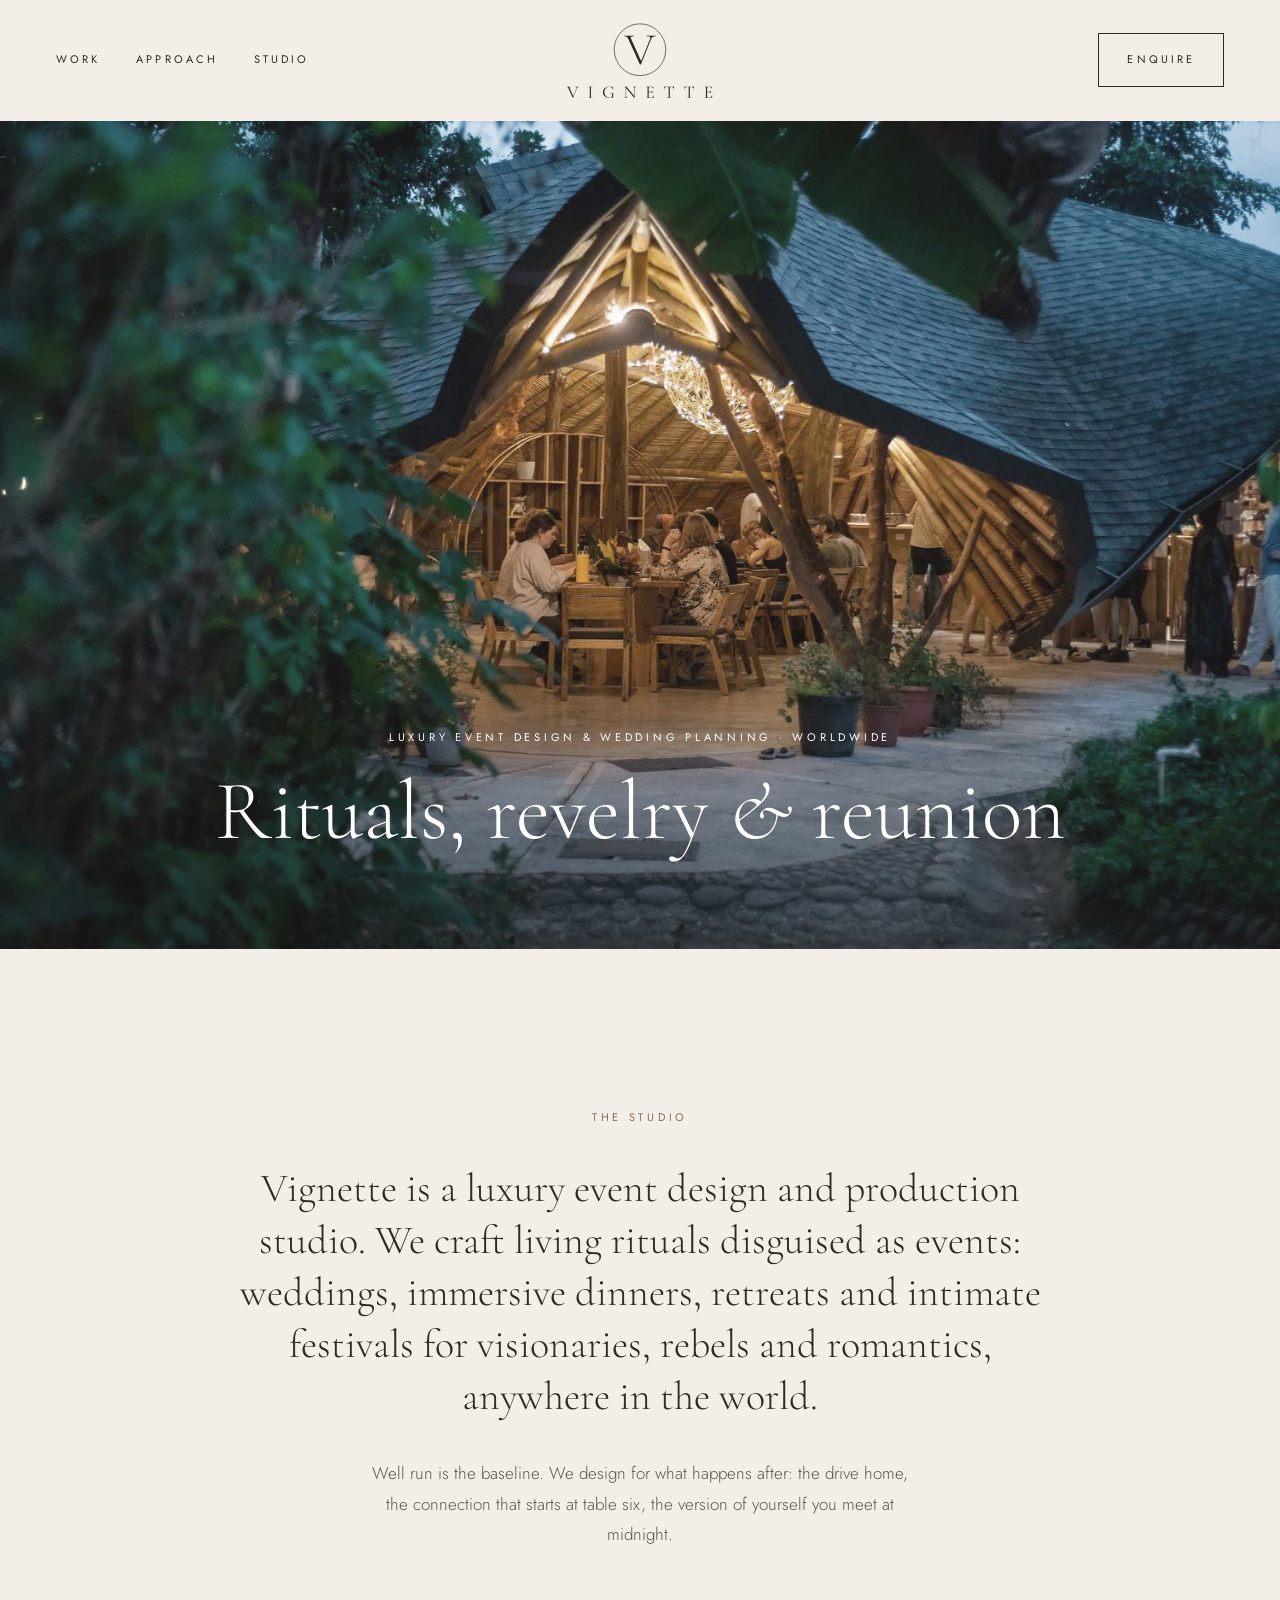
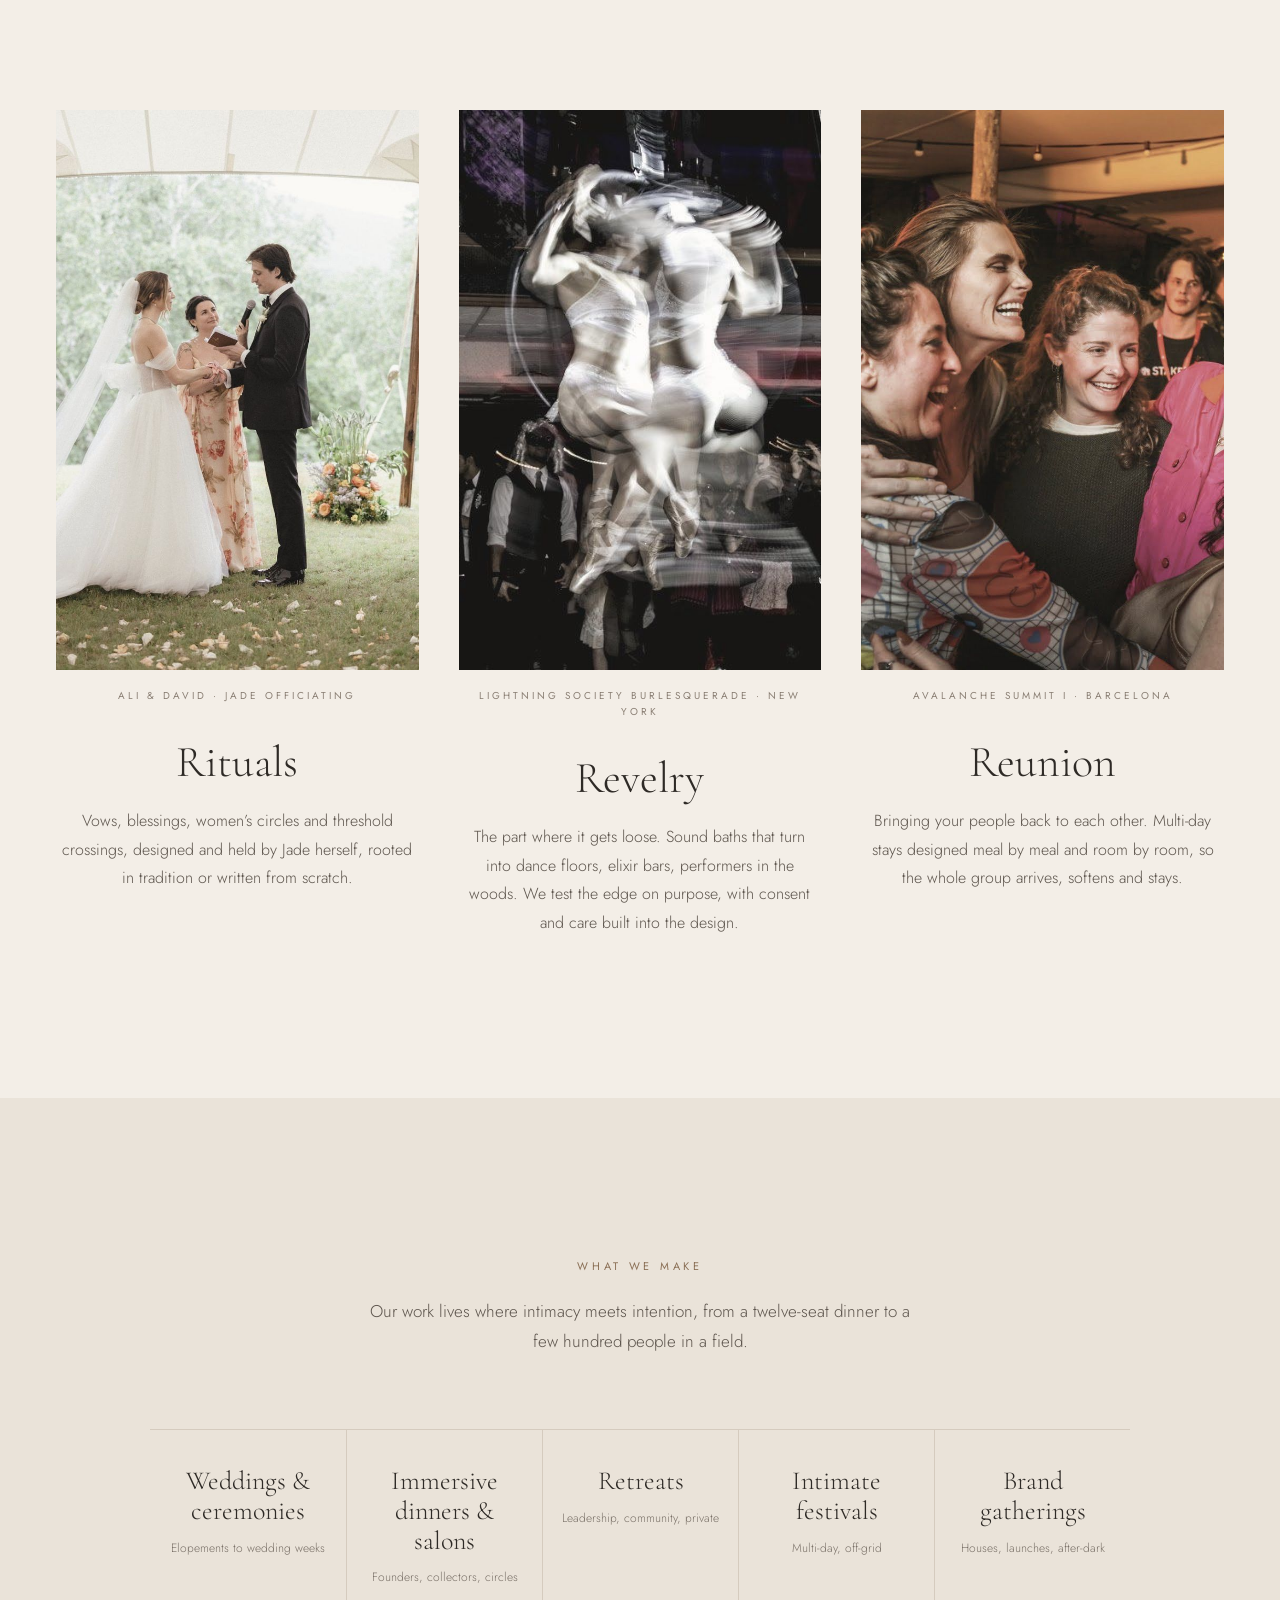
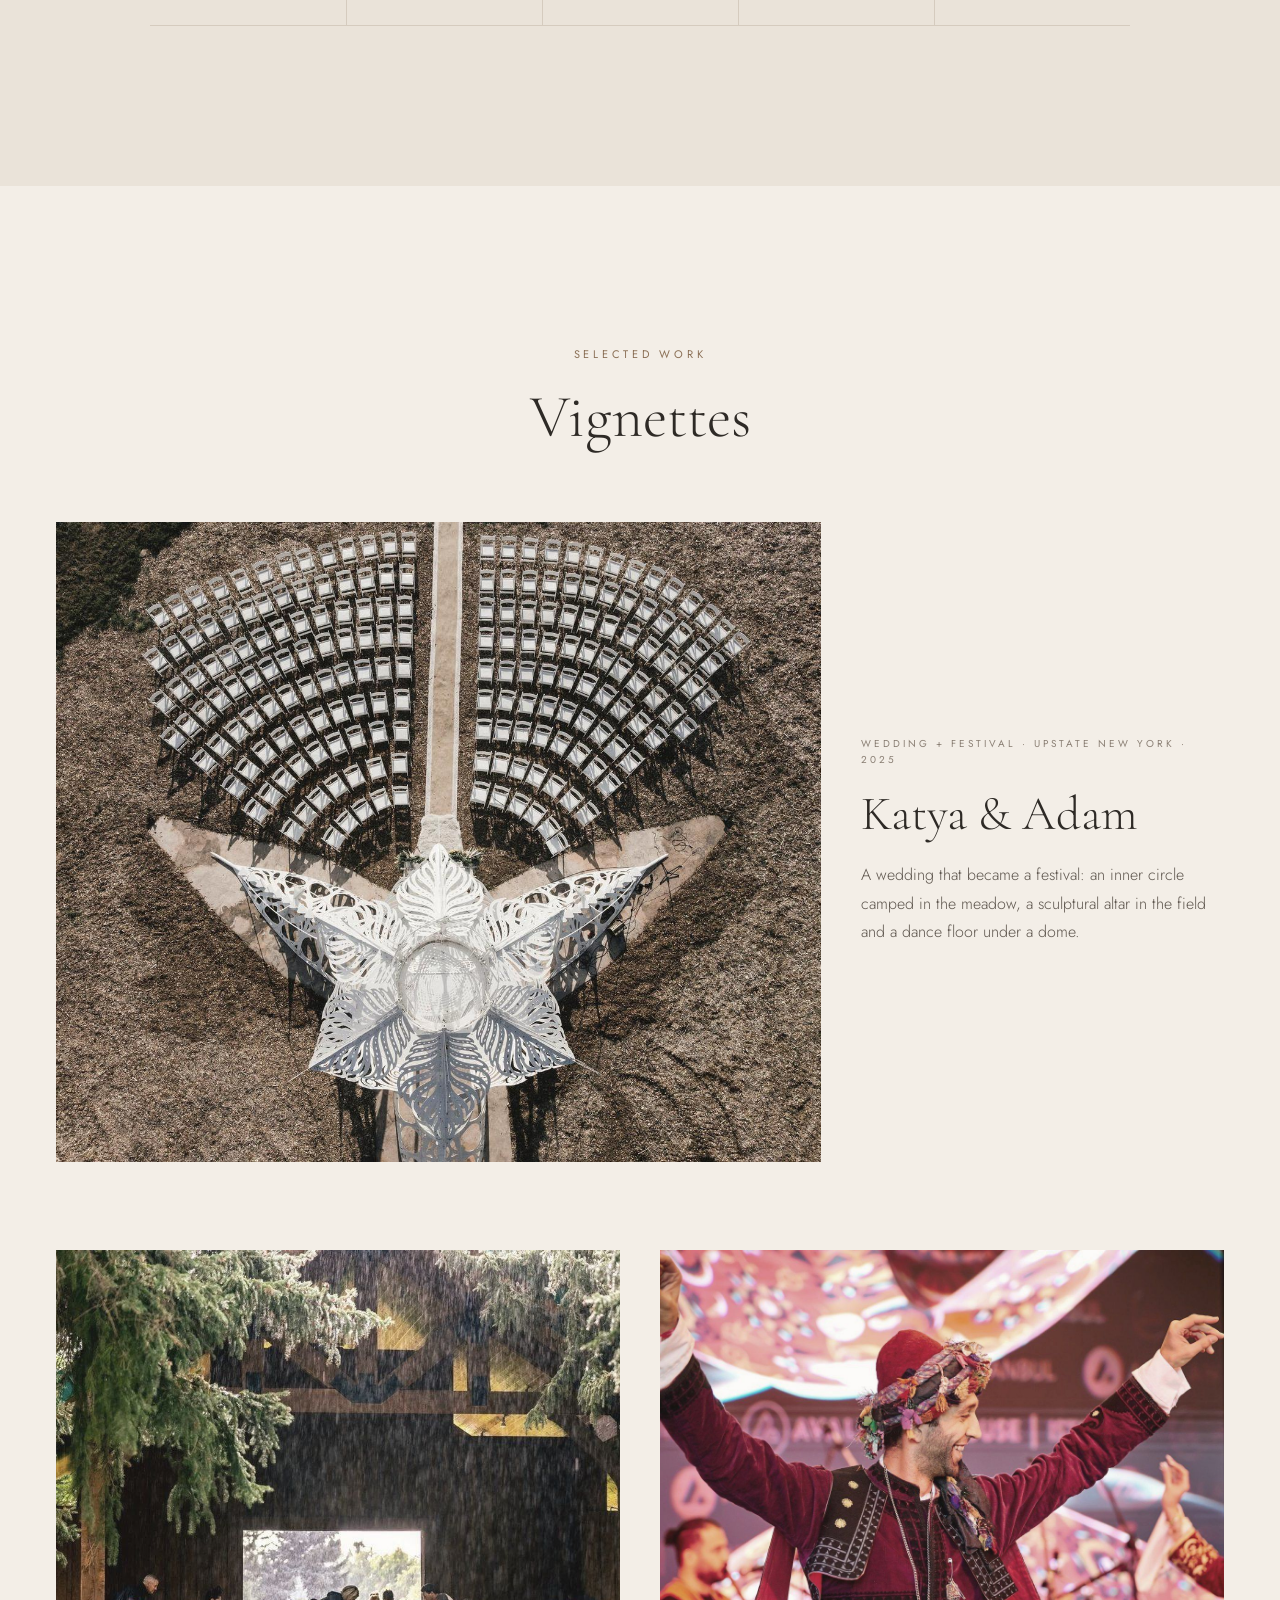
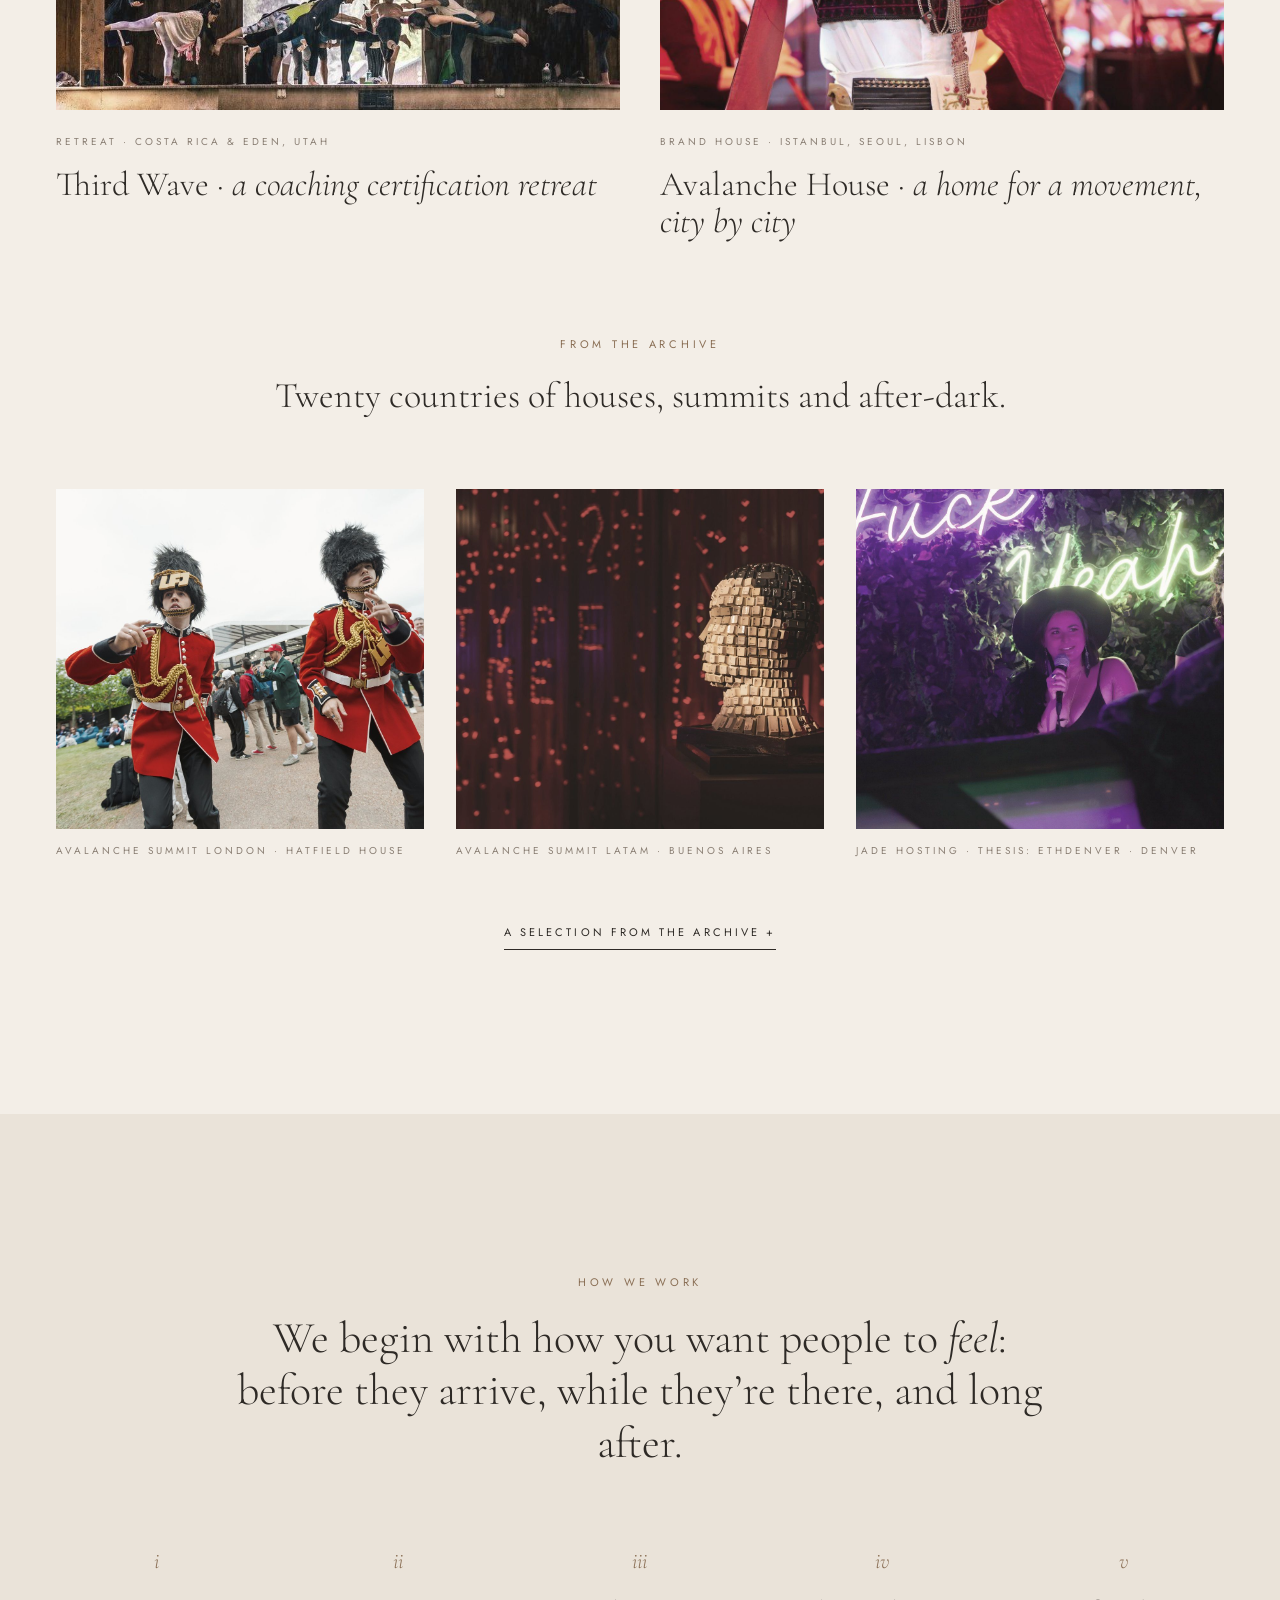
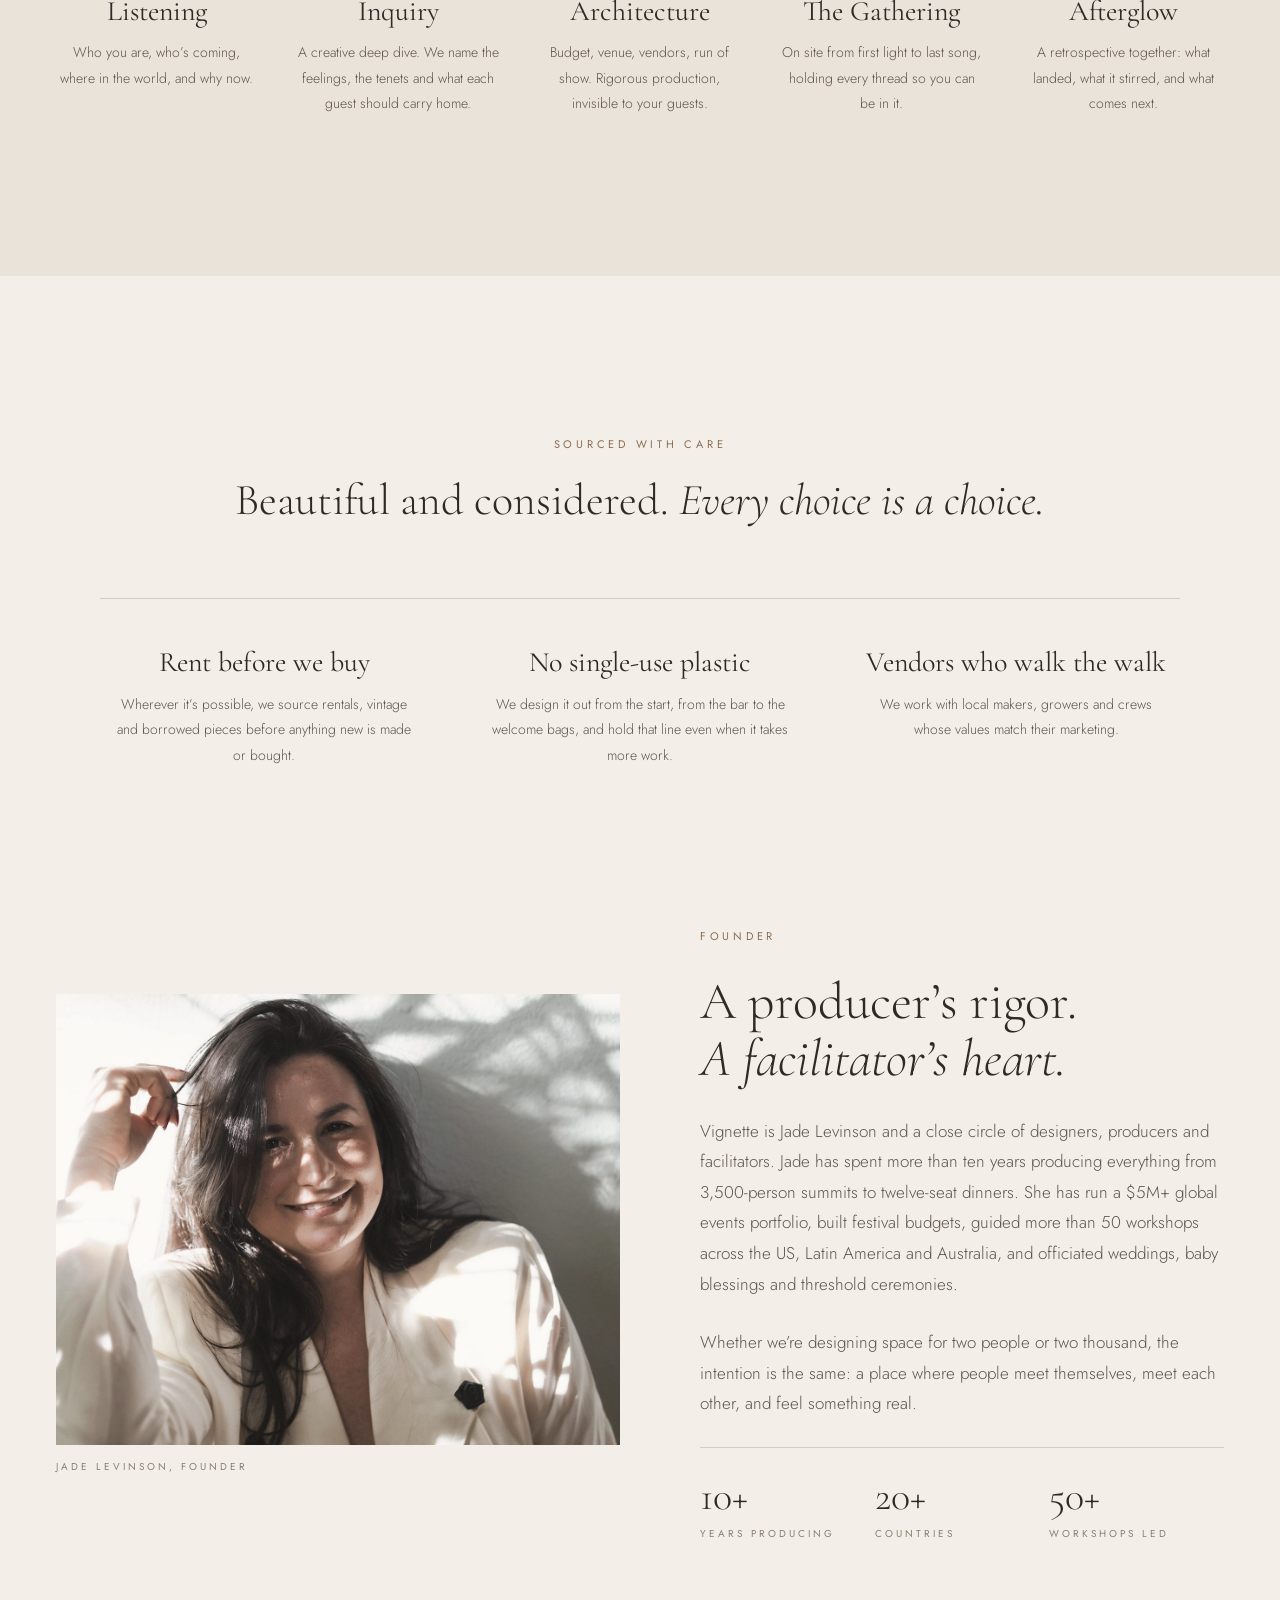
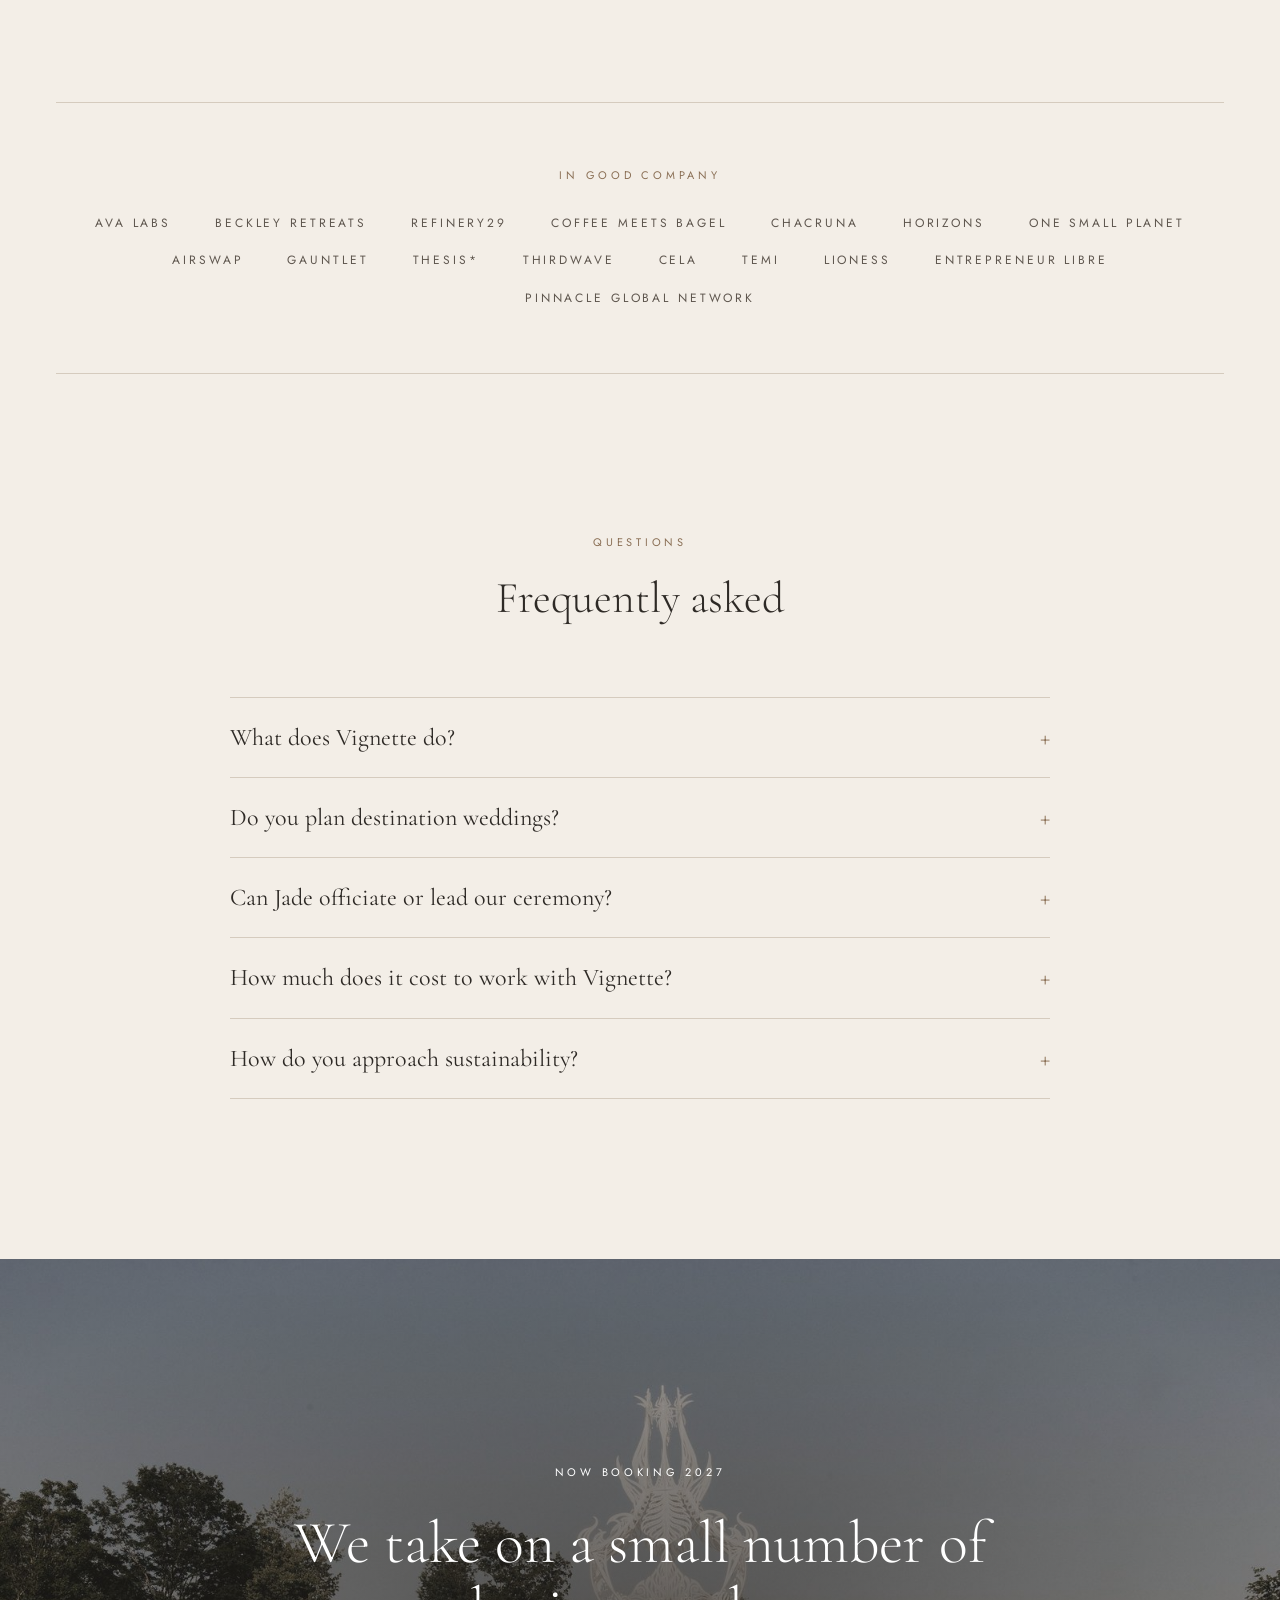
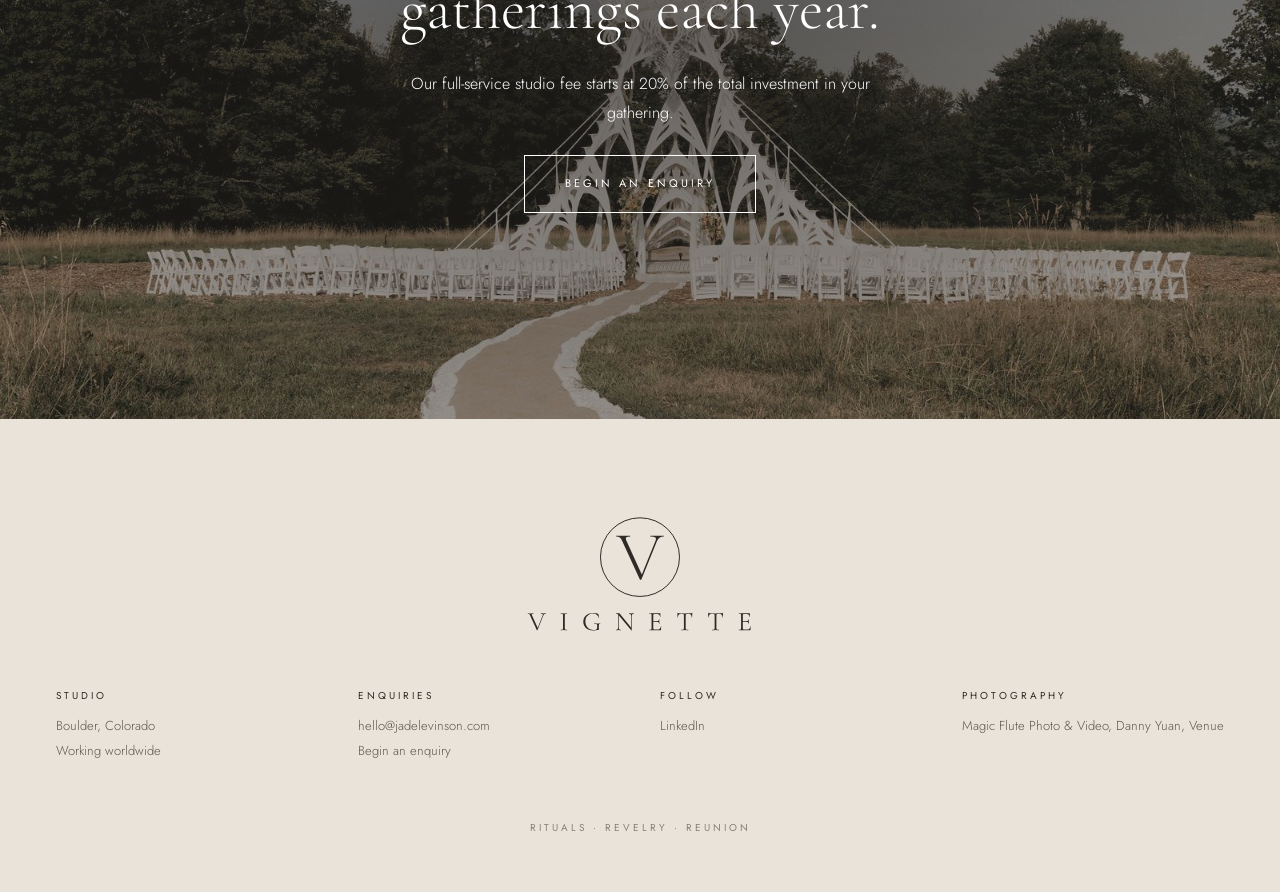
<file: index.html>
<!doctype html>
<html lang="en">
<head>
<meta charset="utf-8">
<meta name="viewport" content="width=device-width, initial-scale=1">
<title>Vignette | Luxury Event Designer &amp; Destination Wedding Planner</title>
<meta name="description" content="Luxury event design, production and wedding planning by Jade Levinson. Destination weddings, immersive dinners, retreats and intimate festivals, worldwide.">
<link rel="canonical" href="https://vignette.events/">
<meta name="robots" content="index, follow, max-image-preview:large">
<meta name="author" content="Jade Levinson">
<meta name="theme-color" content="#F3EEE7">
<meta property="og:type" content="website">
<meta property="og:site_name" content="Vignette">
<meta property="og:url" content="https://vignette.events/">
<meta property="og:title" content="Vignette | Luxury Event Design &amp; Destination Weddings">
<meta property="og:description" content="Rituals, revelry &amp; reunion. A luxury event design and production studio for weddings, immersive dinners, retreats and intimate festivals, worldwide.">
<meta property="og:image" content="https://vignette.events/assets/logo/social-share-1200x630.png">
<meta property="og:image:width" content="1200">
<meta property="og:image:height" content="630">
<meta property="og:locale" content="en_US">
<meta name="twitter:card" content="summary_large_image">
<meta name="twitter:title" content="Vignette | Luxury Event Design &amp; Destination Weddings">
<meta name="twitter:description" content="A luxury event design and production studio for weddings, immersive dinners, retreats and intimate festivals, worldwide.">
<meta name="twitter:image" content="https://vignette.events/assets/logo/social-share-1200x630.png">
<link rel="preload" as="image" href="assets/img/hero.jpg" fetchpriority="high">
<script type="application/ld+json">
{
  "@context": "https://schema.org",
  "@graph": [
    {
      "@type": ["ProfessionalService", "LocalBusiness"],
      "@id": "https://vignette.events/#studio",
      "name": "Vignette",
      "alternateName": "Vignette Events",
      "description": "Luxury event design, production and wedding planning studio for destination weddings, wedding weeks, immersive dinners, retreats, intimate festivals and brand gatherings.",
      "slogan": "Rituals, revelry & reunion",
      "url": "https://vignette.events/",
      "logo": "https://vignette.events/assets/logo/favicon-512.png",
      "image": ["https://vignette.events/assets/img/hero.jpg", "https://vignette.events/assets/img/rituals.jpg", "https://vignette.events/assets/img/work-katya-adam.jpg"],
      "email": "hello@jadelevinson.com",
      "priceRange": "$$$$",
      "address": {"@type": "PostalAddress", "addressLocality": "Boulder", "addressRegion": "CO", "addressCountry": "US"},
      "areaServed": [{"@type": "Place", "name": "Worldwide"}, {"@type": "State", "name": "Colorado"}, {"@type": "State", "name": "New York"}],
      "founder": {"@id": "https://vignette.events/#jade"},
      "knowsAbout": ["Luxury event design", "Event production", "Destination wedding planning", "Wedding weeks", "Elopements", "Ceremony design and officiating", "Immersive dinners", "Retreat planning", "Intimate festivals", "Brand experiences", "Sustainable events"],
      "hasOfferCatalog": {
        "@type": "OfferCatalog",
        "name": "Services",
        "itemListElement": [
          {"@type": "Offer", "itemOffered": {"@type": "Service", "name": "Destination wedding planning and design", "description": "Weddings, elopements and multi-day wedding weeks, anywhere in the world."}},
          {"@type": "Offer", "itemOffered": {"@type": "Service", "name": "Ceremony design and officiating", "description": "Vows, blessings, women’s circles and threshold ceremonies designed and held by Jade Levinson."}},
          {"@type": "Offer", "itemOffered": {"@type": "Service", "name": "Immersive dinners and salons", "description": "Private dinners for founders, collectors and circles."}},
          {"@type": "Offer", "itemOffered": {"@type": "Service", "name": "Retreat planning and production", "description": "Leadership, community and private retreats."}},
          {"@type": "Offer", "itemOffered": {"@type": "Service", "name": "Intimate festival production", "description": "Multi-day, off-grid gatherings."}},
          {"@type": "Offer", "itemOffered": {"@type": "Service", "name": "Brand gatherings and experiential events", "description": "Brand houses, launches and after-dark events."}}
        ]
      }
    },
    {
      "@type": "Person",
      "@id": "https://vignette.events/#jade",
      "name": "Jade Levinson",
      "jobTitle": "Founder and Creative Director",
      "worksFor": {"@id": "https://vignette.events/#studio"},
      "image": "https://vignette.events/assets/img/jade-portrait.jpg",
      "sameAs": ["https://www.linkedin.com/in/jade-levinson/", "https://www.jadelevinson.com/"]
    },
    {
      "@type": "WebSite",
      "@id": "https://vignette.events/#website",
      "url": "https://vignette.events/",
      "name": "Vignette",
      "publisher": {"@id": "https://vignette.events/#studio"},
      "inLanguage": "en-US"
    }
  ]
}
</script>
<link rel="icon" type="image/png" href="assets/logo/favicon-512.png">
<link rel="preconnect" href="https://fonts.googleapis.com">
<link rel="preconnect" href="https://fonts.gstatic.com" crossorigin>
<link href="https://fonts.googleapis.com/css2?family=Cormorant+Garamond:ital,wght@0,300;0,400;1,300;1,400&family=Jost:wght@300;400&display=swap" rel="stylesheet">
<link rel="stylesheet" href="assets/styles.css">
<script type="application/ld+json">
{
 "@context": "https://schema.org",
 "@type": "FAQPage",
 "mainEntity": [
  {
   "@type": "Question",
   "name": "What does Vignette do?",
   "acceptedAnswer": {
    "@type": "Answer",
    "text": "Vignette is a luxury event design and production studio. We design and produce weddings, elopements and wedding weeks, immersive dinners, retreats, intimate festivals and brand gatherings, from the first idea to the last song."
   }
  },
  {
   "@type": "Question",
   "name": "Do you plan destination weddings?",
   "acceptedAnswer": {
    "@type": "Answer",
    "text": "Yes. We’re based in Boulder, Colorado and work worldwide, with gatherings produced in more than twenty countries across North America, Latin America, Europe and Asia, and led workshops as far away as Australia."
   }
  },
  {
   "@type": "Question",
   "name": "Can Jade officiate or lead our ceremony?",
   "acceptedAnswer": {
    "@type": "Answer",
    "text": "Yes. Jade designs and holds ceremonies herself, including wedding vows, blessings, baby blessings, women’s circles and threshold rituals, rooted in tradition or written from scratch."
   }
  },
  {
   "@type": "Question",
   "name": "How much does it cost to work with Vignette?",
   "acceptedAnswer": {
    "@type": "Answer",
    "text": "Our full-service studio fee starts at 20% of the total investment in your gathering. Share your plans through the enquiry form and we’ll talk through scope together."
   }
  },
  {
   "@type": "Question",
   "name": "How do you approach sustainability?",
   "acceptedAnswer": {
    "@type": "Answer",
    "text": "We rent before we buy, design out single-use plastic from the start, and work with local makers, growers and crews whose values match their marketing."
   }
  }
 ]
}
</script>
</head>
<body>

<header class="site-header">
  <button class="menu-toggle" aria-label="Open menu" aria-expanded="false" aria-controls="site-nav">
    <svg width="22" height="12" viewBox="0 0 22 12" aria-hidden="true"><path d="M0 1h22M0 11h22" stroke="currentColor" stroke-width="1"/></svg>
  </button>
  <nav class="nav" id="site-nav" aria-label="Main">
    <a href="#work">Work</a>
    <a href="#approach">Approach</a>
    <a href="#studio">Studio</a>
    <a href="enquire.html" class="nav-enquire">Enquire</a>
  </nav>
  <a class="brand" href="./" aria-label="Vignette home"><img src="assets/logo/vignette-lockup-ink.svg" alt="Vignette"></a>
  <a class="btn header-cta" href="enquire.html">Enquire</a>
</header>

<main>

<section class="hero">
  <img src="assets/img/hero.jpg" alt="A candlelit dinner inside a bamboo pavilion at dusk, designed by Vignette for a retreat in Costa Rica" width="1500" height="1000" fetchpriority="high">
  <div class="hero-text">
    <h1 class="hero-title"><span class="label">Luxury event design &amp; wedding planning · Worldwide</span><span class="display">Rituals, revelry <em>&amp;</em> reunion</span></h1>
  </div>
</section>

<section class="section wrap center stack-36">
  <span class="label">The studio</span>
  <p class="intro measure-820">Vignette is a luxury event design and production studio. We craft living rituals disguised as events: weddings, immersive dinners, retreats and intimate festivals for visionaries, rebels and romantics, anywhere in the world.</p>
  <p class="body measure-560">Well run is the baseline. We design for what happens after: the drive home, the connection that starts at table six, the version of yourself you meet at midnight.</p>
</section>

<section class="wrap pillars" id="approach" style="padding-bottom: var(--section)">
  <article class="pillar">
    <img width="1600" height="1067" class="photo" src="assets/img/rituals.jpg" alt="Jade officiating a wedding under a sailcloth tent as the groom reads his vows" style="object-position: 45% center" loading="lazy">
    <span class="caption">Ali &amp; David · Jade officiating</span>
    <h2 class="h2">Rituals</h2>
    <p class="body">Vows, blessings, women’s circles and threshold crossings, designed and held by Jade herself, rooted in tradition or written from scratch.</p>
  </article>
  <article class="pillar">
    <img width="984" height="656" class="photo" src="assets/img/revelry.jpg" alt="An aerialist spinning mid-air above a masked, costumed crowd, blurred with motion" loading="lazy">
    <span class="caption">Lightning Society Burlesquerade · New York</span>
    <h2 class="h2">Revelry</h2>
    <p class="body">The part where it gets loose. Sound baths that turn into dance floors, elixir bars, performers in the woods. We test the edge on purpose, with consent and care built into the design.</p>
  </article>
  <article class="pillar">
    <img width="1582" height="1048" class="photo" src="assets/img/reunion.jpg" alt="Five friends in a laughing group hug under string lights" style="object-position: 50% center" loading="lazy">
    <span class="caption">Avalanche Summit I · Barcelona</span>
    <h2 class="h2">Reunion</h2>
    <p class="body">Bringing your people back to each other. Multi-day stays designed meal by meal and room by room, so the whole group arrives, softens and stays.</p>
  </article>
</section>

<section class="section band wrap">
  <div class="head">
    <span class="label">What we make</span>
    <p class="body measure-560">Our work lives where intimacy meets intention, from a twelve-seat dinner to a few hundred people in a field.</p>
  </div>
  <div class="offerings">
    <div class="offering"><span class="name">Weddings &amp; ceremonies</span><span class="small">Elopements to wedding weeks</span></div>
    <div class="offering"><span class="name">Immersive dinners &amp; salons</span><span class="small">Founders, collectors, circles</span></div>
    <div class="offering"><span class="name">Retreats</span><span class="small">Leadership, community, private</span></div>
    <div class="offering"><span class="name">Intimate festivals</span><span class="small">Multi-day, off-grid</span></div>
    <div class="offering"><span class="name">Brand gatherings</span><span class="small">Houses, launches, after-dark</span></div>
  </div>
</section>

<section class="section wrap" id="work" style="padding-bottom: 96px">
  <div class="head">
    <span class="label">Selected work</span>
    <h2 class="h1">Vignettes</h2>
  </div>
  <article class="feature">
    <img width="1400" height="1048" class="photo" src="assets/img/work-katya-adam.jpg" alt="Aerial view of a spiraling white altar and curved rows of chairs in a field" loading="lazy">
    <div class="feature-text">
      <span class="caption">Wedding + festival · Upstate New York · 2025</span>
      <h3 class="h1">Katya &amp; Adam</h3>
      <p class="body" style="font-size: 16px">A wedding that became a festival: an inner circle camped in the meadow, a sculptural altar in the field and a dance floor under a dome.</p>
    </div>
  </article>
  <div class="work-grid">
    <article class="work-item">
      <img width="1000" height="639" class="photo" src="assets/img/work-third-wave.jpg" alt="A yoga class holding a balance pose under a timber pavilion as rain falls" loading="lazy">
      <span class="caption">Retreat · Costa Rica &amp; Eden, Utah</span>
      <h3 class="h3">Third Wave <em>· a coaching certification retreat</em></h3>
    </article>
    <article class="work-item">
      <img width="1500" height="1000" class="photo" src="assets/img/work-avalanche-house.jpg" alt="A performer in traditional dress dancing on stage" loading="lazy">
      <span class="caption">Brand house · Istanbul, Seoul, Lisbon</span>
      <h3 class="h3">Avalanche House <em>· a home for a movement, city by city</em></h3>
    </article>
    <article class="work-item" hidden><!-- Hidden until photos arrive: remove "hidden" to show -->
      <div class="placeholder" role="img" aria-label="Photo coming soon"></div>
      <span class="caption">Women’s festival · Austin, during SXSW</span>
      <h3 class="h3">Festival of Woman <em>· brought to you by Lioness</em></h3>
    </article>
    <article class="work-item" hidden><!-- Hidden until photos arrive: remove "hidden" to show -->
      <div class="placeholder" role="img" aria-label="Photo coming soon"></div>
      <span class="caption">Facilitation · Aztec, New Mexico · 2026</span>
      <h3 class="h3">Unison Festival <em>· giving and receiving, in the high desert</em></h3>
    </article>
  </div>
</section>

<section class="wrap" id="archive" style="padding-bottom: var(--section)">
  <div class="head">
    <span class="label">From the archive</span>
    <p class="h2" style="font-size: 36px">Twenty countries of houses, summits and after-dark.</p>
  </div>
  <div class="archive-photos">
    <figure class="fig"><img width="1600" height="1067" class="photo" src="assets/img/archive-hatfield.jpg" alt="Two performers dressed as King’s Guards in bearskin hats and red tunics, posing on the lawn at Hatfield House" loading="lazy"><figcaption class="caption">Avalanche Summit London · Hatfield House</figcaption></figure>
    <figure class="fig"><img width="1600" height="1067" class="photo" src="assets/img/archive-latam.jpg" alt="A sculpted head made of keyboard keys, lit red, with TYPE ME spelled out in lights behind it" loading="lazy"><figcaption class="caption">Avalanche Summit LATAM · Buenos Aires</figcaption></figure>
    <figure class="fig"><img width="1500" height="1000" class="photo" src="assets/img/jade-hosting.jpg" alt="Jade on the mic in a wide-brimmed hat beneath a neon sign reading Fuck Yeah" loading="lazy"><figcaption class="caption">Jade hosting · Thesis: EthDenver · Denver</figcaption></figure>
  </div>
  <details class="archive-more">
    <summary><span class="link-line">A selection from the archive</span></summary>
  <ul class="archive-list">
    <li><span>Avalanche Summit London</span><span>Hatfield House</span></li>
    <li><span>Avalanche Summit LATAM</span><span>Buenos Aires</span></li>
    <li><span>Avalanche Summit I &amp; II</span><span>Barcelona</span></li>
    <li><span>Avalanche House × Formula E</span><span>Brooklyn, Lisbon</span></li>
    <li><span>Avalanche Hacks</span><span>Istanbul</span></li>
    <li><span>Fluidity Summit I &amp; II</span><span>Brooklyn</span></li>
    <li><span>Horizons: Perspectives on Psychedelics</span><span>New York</span></li>
    <li><span>One Small Planet, Climate Week</span><span>New York</span></li>
    <li><span>Lioness: Unleashed</span><span>Brooklyn</span></li>
    <li><span>Devconnect After Party</span><span>Istanbul</span></li>
    <li><span>Devcon After Party</span><span>Bogotá</span></li>
    <li><span>Thesis: EthDenver</span><span>Denver</span></li>
    <li><span>Babel: Day of the Dead</span><span>Brooklyn</span></li>
    <li><span>Lightning Society Burlesquerade</span><span>New York</span></li>
    <li><span>Deep Space: Worlds Fair Nano</span><span>Brooklyn</span></li>
    <li><span>VYVN · Collective Beginnings</span><span>Brooklyn</span></li>
  </ul>
  </details>
</section>

<section class="section band wrap">
  <div class="head">
    <span class="label">How we work</span>
    <h2 class="h2 measure-820">We begin with how you want people to <em>feel</em>: before they arrive, while they’re there, and long after.</h2>
  </div>
  <ol class="steps" style="list-style: none; margin: 0; padding: 0">
    <li class="step"><span class="num">i</span><h3 class="h3">Listening</h3><p class="small">Who you are, who’s coming, where in the world, and why now.</p></li>
    <li class="step"><span class="num">ii</span><h3 class="h3">Inquiry</h3><p class="small">A creative deep dive. We name the feelings, the tenets and what each guest should carry home.</p></li>
    <li class="step"><span class="num">iii</span><h3 class="h3">Architecture</h3><p class="small">Budget, venue, vendors, run of show. Rigorous production, invisible to your guests.</p></li>
    <li class="step"><span class="num">iv</span><h3 class="h3">The Gathering</h3><p class="small">On site from first light to last song, holding every thread so you can be in it.</p></li>
    <li class="step"><span class="num">v</span><h3 class="h3">Afterglow</h3><p class="small">A retrospective together: what landed, what it stirred, and what comes next.</p></li>
  </ol>
</section>

<section class="wrap" style="padding-top: var(--section)">
  <div class="head">
    <span class="label">Sourced with care</span>
    <h2 class="h2 measure-820">Beautiful and considered. <em>Every choice is a choice.</em></h2>
  </div>
  <div class="principles">
    <div class="principle"><h3 class="h3">Rent before we buy</h3><p class="small">Wherever it’s possible, we source rentals, vintage and borrowed pieces before anything new is made or bought.</p></div>
    <div class="principle"><h3 class="h3">No single-use plastic</h3><p class="small">We design it out from the start, from the bar to the welcome bags, and hold that line even when it takes more work.</p></div>
    <div class="principle"><h3 class="h3">Vendors who walk the walk</h3><p class="small">We work with local makers, growers and crews whose values match their marketing.</p></div>
  </div>
</section>

<!-- Quote: hidden until Katya & Adam approve their words. Remove the "hidden" attribute to show it. -->
<section class="section wrap center quote-block" hidden>
  <p class="quote">“[Katya &amp; Adam’s quote]”</p>
  <span class="caption">Katya &amp; Adam · Upstate New York</span>
</section>

<section class="section wrap studio" id="studio">
  <figure class="fig studio-photo">
    <img width="1300" height="1040" class="photo" src="assets/img/jade-portrait.jpg" alt="Jade Levinson smiling in a cream blazer, sunlight and leaf shadows across her face" loading="lazy">
    <figcaption class="caption">Jade Levinson, founder</figcaption>
  </figure>
  <div class="studio-text">
    <span class="label">Founder</span>
    <h2 class="h1">A producer’s rigor.<br><em>A facilitator’s heart.</em></h2>
    <p class="body">Vignette is Jade Levinson and a close circle of designers, producers and facilitators. Jade has spent more than ten years producing everything from 3,500-person summits to twelve-seat dinners. She has run a $5M+ global events portfolio, built festival budgets, guided more than 50 workshops across the US, Latin America and Australia, and officiated weddings, baby blessings and threshold ceremonies.</p>
    <p class="body">Whether we’re designing space for two people or two thousand, the intention is the same: a place where people meet themselves, meet each other, and feel something real.</p>
    <div class="stats">
      <div><strong>10+</strong><span class="caption">Years producing</span></div>
      <div><strong>20+</strong><span class="caption">Countries</span></div>
      <div><strong>50+</strong><span class="caption">Workshops led</span></div>
    </div>
  </div>
</section>

<section class="clients center">
  <span class="label">In good company</span>
  <ul class="client-list">
    <li><a href="https://www.avalabs.org" target="_blank" rel="noopener">Ava Labs</a></li><li><a href="https://www.beckleyretreats.com" target="_blank" rel="noopener">Beckley Retreats</a></li><li><a href="https://www.refinery29.com" target="_blank" rel="noopener">Refinery29</a></li><li><a href="https://coffeemeetsbagel.com" target="_blank" rel="noopener">Coffee Meets Bagel</a></li><li><a href="https://chacruna.net" target="_blank" rel="noopener">Chacruna</a></li><li><a href="https://horizonsconference.org" target="_blank" rel="noopener">Horizons</a></li><li><a href="https://www.onesmallplanet.org" target="_blank" rel="noopener">One Small Planet</a></li><li><a href="https://www.airswap.xyz" target="_blank" rel="noopener">AirSwap</a></li><li><a href="https://www.gauntlet.xyz" target="_blank" rel="noopener">Gauntlet</a></li><li><a href="https://thesis.co" target="_blank" rel="noopener">Thesis*</a></li><li><a href="https://thethirdwave.co" target="_blank" rel="noopener">ThirdWave</a></li><li>Cela</li><li><a href="https://www.robotemi.com" target="_blank" rel="noopener">Temi</a></li><li><a href="https://www.lioness.co" target="_blank" rel="noopener">Lioness</a></li><li><a href="https://entrepreneurlibre.com" target="_blank" rel="noopener">Entrepreneur Libre</a></li><li><a href="https://pinnacleglobalnetwork.com" target="_blank" rel="noopener">Pinnacle Global Network</a></li>
  </ul>
</section>

<section class="section wrap" id="faq">
  <div class="head">
    <span class="label">Questions</span>
    <h2 class="h2">Frequently asked</h2>
  </div>
  <div class="faq">
    <details class="faq-item">
      <summary><h3 class="faq-q">What does Vignette do?</h3></summary>
      <p class="body">Vignette is a luxury event design and production studio. We design and produce weddings, elopements and wedding weeks, immersive dinners, retreats, intimate festivals and brand gatherings, from the first idea to the last song.</p>
    </details>
    <details class="faq-item">
      <summary><h3 class="faq-q">Do you plan destination weddings?</h3></summary>
      <p class="body">Yes. We’re based in Boulder, Colorado and work worldwide, with gatherings produced in more than twenty countries across North America, Latin America, Europe and Asia, and led workshops as far away as Australia.</p>
    </details>
    <details class="faq-item">
      <summary><h3 class="faq-q">Can Jade officiate or lead our ceremony?</h3></summary>
      <p class="body">Yes. Jade designs and holds ceremonies herself, including wedding vows, blessings, baby blessings, women’s circles and threshold rituals, rooted in tradition or written from scratch.</p>
    </details>
    <details class="faq-item">
      <summary><h3 class="faq-q">How much does it cost to work with Vignette?</h3></summary>
      <p class="body">Our full-service studio fee starts at 20% of the total investment in your gathering. Share your plans through the enquiry form and we’ll talk through scope together.</p>
    </details>
    <details class="faq-item">
      <summary><h3 class="faq-q">How do you approach sustainability?</h3></summary>
      <p class="body">We rent before we buy, design out single-use plastic from the start, and work with local makers, growers and crews whose values match their marketing.</p>
    </details>
  </div>
</section>

<section class="banner">
  <img width="1600" height="1067" src="assets/img/enquire-banner.jpg" alt="A sculptural lace wedding altar at the end of a winding aisle, with rows of empty white chairs in a meadow" loading="lazy">
  <div class="banner-text">
    <span class="label">Now booking 2027</span>
    <h2 class="h1">We take on a small number of gatherings each year.</h2>
    <p>Our full-service studio fee starts at 20% of the total investment in your gathering.</p>
    <a class="btn btn--light" href="enquire.html">Begin an enquiry</a>
  </div>
</section>

</main>

<footer class="site-footer">
  <a class="brand" href="./" aria-label="Back to top"><img src="assets/logo/vignette-lockup-ink.svg" alt="Vignette"></a>
  <div class="footer-cols">
    <div><span class="caption">Studio</span><span>Boulder, Colorado</span><span>Working worldwide</span></div>
    <div><span class="caption">Enquiries</span><a href="mailto:hello@jadelevinson.com">hello@jadelevinson.com</a><a href="enquire.html">Begin an enquiry</a></div>
    <div><span class="caption">Follow</span><a href="https://www.linkedin.com/in/jade-levinson/">LinkedIn</a></div>
    <div><span class="caption">Photography</span><span>Magic Flute Photo &amp; Video, Danny Yuan, Venue</span></div>
  </div>
  <span class="caption">Rituals · Revelry · Reunion</span>
</footer>

<script src="assets/site.js"></script>
</body>
</html>
</file>
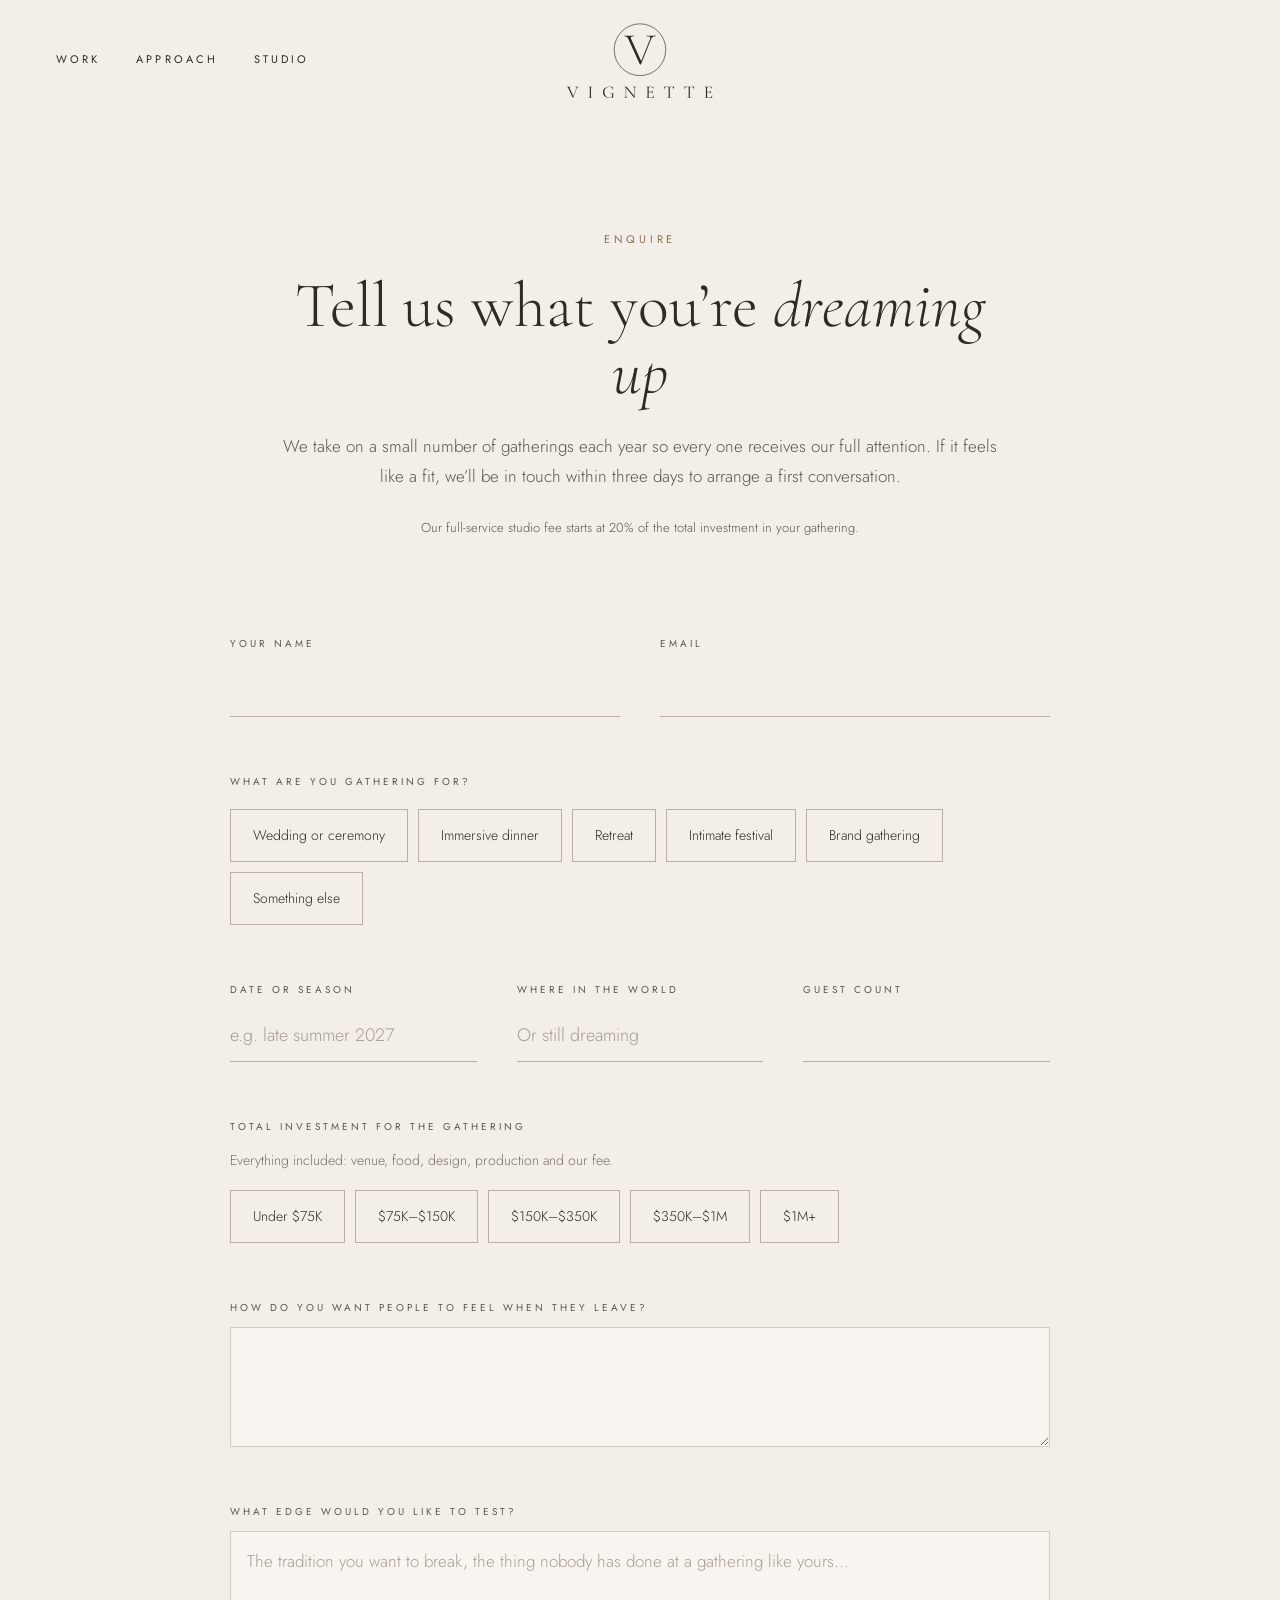
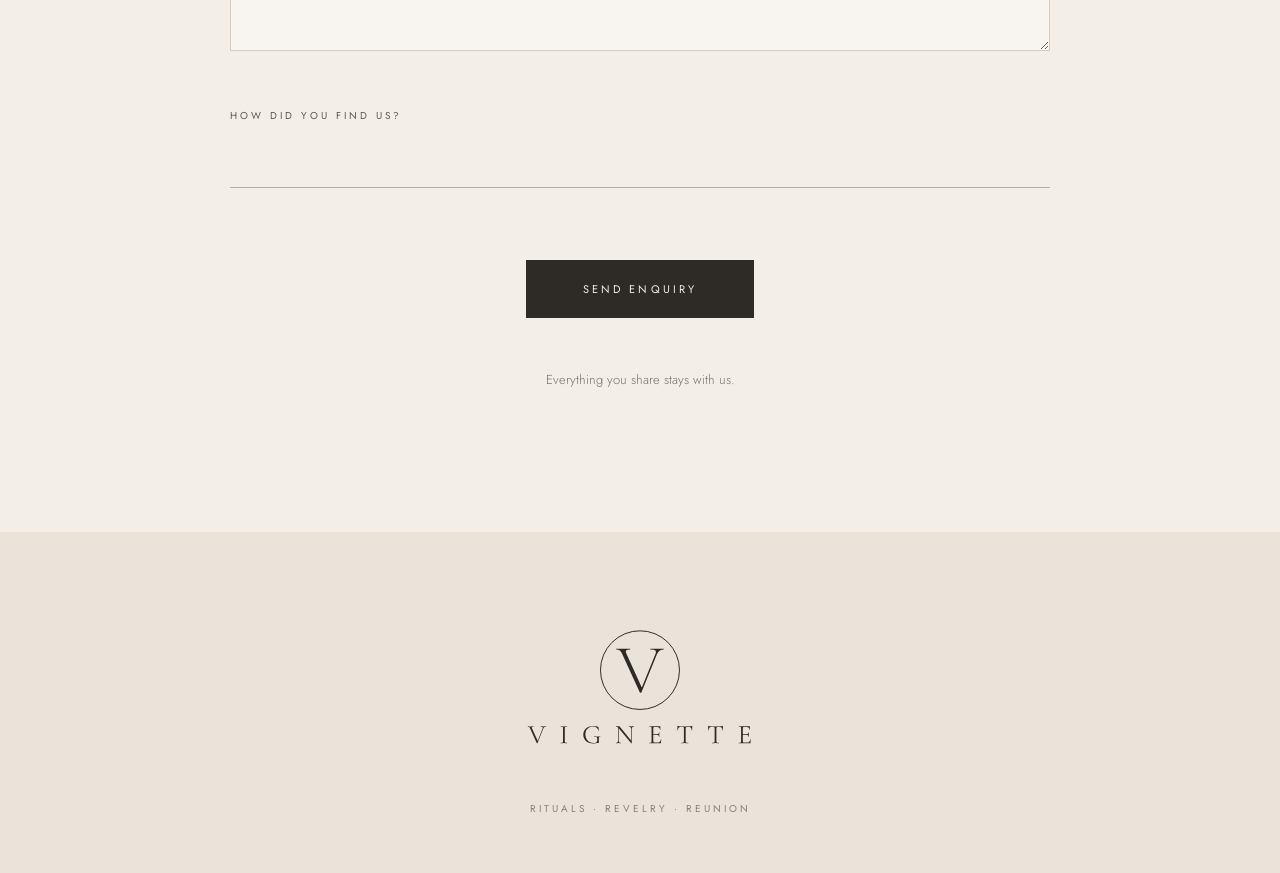
<file: enquire.html>
<!doctype html>
<html lang="en">
<head>
<meta charset="utf-8">
<meta name="viewport" content="width=device-width, initial-scale=1">
<title>Enquire | Vignette Luxury Event Design &amp; Wedding Planning</title>
<meta name="description" content="Tell us about your wedding, retreat, dinner or festival. Vignette takes on a small number of luxury gatherings each year, in Colorado and worldwide.">
<link rel="canonical" href="https://vignette.events/enquire.html">
<meta name="robots" content="index, follow">
<meta name="theme-color" content="#F3EEE7">
<meta property="og:type" content="website">
<meta property="og:site_name" content="Vignette">
<meta property="og:url" content="https://vignette.events/enquire.html">
<meta property="og:title" content="Enquire | Vignette">
<meta property="og:description" content="Tell us what you’re dreaming up. Vignette takes on a small number of luxury gatherings each year.">
<meta property="og:image" content="https://vignette.events/assets/logo/social-share-1200x630.png">
<meta name="twitter:card" content="summary_large_image">
<link rel="icon" type="image/png" href="assets/logo/favicon-512.png">
<link rel="preconnect" href="https://fonts.googleapis.com">
<link rel="preconnect" href="https://fonts.gstatic.com" crossorigin>
<link href="https://fonts.googleapis.com/css2?family=Cormorant+Garamond:ital,wght@0,300;0,400;1,300;1,400&family=Jost:wght@300;400&display=swap" rel="stylesheet">
<link rel="stylesheet" href="assets/styles.css">
</head>
<body>

<header class="site-header">
  <button class="menu-toggle" aria-label="Open menu" aria-expanded="false" aria-controls="site-nav">
    <svg width="22" height="12" viewBox="0 0 22 12" aria-hidden="true"><path d="M0 1h22M0 11h22" stroke="currentColor" stroke-width="1"/></svg>
  </button>
  <nav class="nav" id="site-nav" aria-label="Main">
    <a href="./#work">Work</a>
    <a href="./#approach">Approach</a>
    <a href="./#studio">Studio</a>
  </nav>
  <a class="brand" href="./" aria-label="Vignette home"><img src="assets/logo/vignette-lockup-ink.svg" alt="Vignette"></a>
  <span></span>
</header>

<main class="enquire wrap">
  <div class="enquire-intro center">
    <span class="label">Enquire</span>
    <h1 class="h1">Tell us what you’re <em>dreaming up</em></h1>
    <p class="body">We take on a small number of gatherings each year so every one receives our full attention. If it feels like a fit, we’ll be in touch within three days to arrange a first conversation.</p>
    <p class="small" style="font-size: 13px">Our full-service studio fee starts at 20% of the total investment in your gathering.</p>
  </div>

  <form class="enquiry" id="enquiry" action="https://formsubmit.co/hello@jadelevinson.com" method="POST" novalidate>
    <input type="hidden" name="_subject" value="New Vignette enquiry">
    <input type="hidden" name="_template" value="table">
    <input type="text" name="_honey" style="display: none" tabindex="-1" autocomplete="off">

    <div class="row row-2">
      <label class="field"><span>Your name</span><input type="text" name="name" autocomplete="name" required></label>
      <label class="field"><span>Email</span><input type="email" name="email" autocomplete="email" required></label>
    </div>

    <fieldset>
      <legend>What are you gathering for?</legend>
      <div class="choices">
        <label class="choice"><input type="radio" name="gathering" value="Wedding or ceremony" required><span>Wedding or ceremony</span></label>
        <label class="choice"><input type="radio" name="gathering" value="Immersive dinner"><span>Immersive dinner</span></label>
        <label class="choice"><input type="radio" name="gathering" value="Retreat"><span>Retreat</span></label>
        <label class="choice"><input type="radio" name="gathering" value="Intimate festival"><span>Intimate festival</span></label>
        <label class="choice"><input type="radio" name="gathering" value="Brand gathering"><span>Brand gathering</span></label>
        <label class="choice"><input type="radio" name="gathering" value="Something else"><span>Something else</span></label>
      </div>
    </fieldset>

    <div class="row row-3">
      <label class="field"><span>Date or season</span><input type="text" name="date" placeholder="e.g. late summer 2027"></label>
      <label class="field"><span>Where in the world</span><input type="text" name="location" placeholder="Or still dreaming"></label>
      <label class="field"><span>Guest count</span><input type="text" name="guests" inputmode="numeric"></label>
    </div>

    <fieldset>
      <legend>Total investment for the gathering</legend>
      <p class="hint">Everything included: venue, food, design, production and our fee.</p>
      <div class="choices">
        <label class="choice"><input type="radio" name="budget" value="Under $75K" required><span>Under $75K</span></label>
        <label class="choice"><input type="radio" name="budget" value="$75K–$150K"><span>$75K–$150K</span></label>
        <label class="choice"><input type="radio" name="budget" value="$150K–$350K"><span>$150K–$350K</span></label>
        <label class="choice"><input type="radio" name="budget" value="$350K–$1M"><span>$350K–$1M</span></label>
        <label class="choice"><input type="radio" name="budget" value="$1M+"><span>$1M+</span></label>
      </div>
    </fieldset>

    <label class="field"><span>How do you want people to feel when they leave?</span><textarea name="feeling" rows="3"></textarea></label>
    <label class="field"><span>What edge would you like to test?</span><textarea name="edge" rows="3" placeholder="The tradition you want to break, the thing nobody has done at a gathering like yours…"></textarea></label>
    <label class="field"><span>How did you find us?</span><input type="text" name="source"></label>

    <div class="submit-row">
      <button type="submit" class="btn btn--solid">Send enquiry</button>
      <p class="form-status" id="form-status" role="status" aria-live="polite"></p>
      <span class="small" style="font-size: 13px; color: #7A7168">Everything you share stays with us.</span>
    </div>
  </form>

  <div class="thanks center" id="thanks" hidden>
    <h2 class="h1"><em>Received,</em> with care</h2>
    <p class="body">Thank you for trusting us with the beginnings of this. We read every enquiry closely and will be in touch within three days.</p>
    <a class="link-line" href="./">Return to the studio</a>
  </div>
</main>

<footer class="site-footer">
  <a class="brand" href="./" aria-label="Vignette home"><img src="assets/logo/vignette-lockup-ink.svg" alt="Vignette"></a>
  <span class="caption">Rituals · Revelry · Reunion</span>
</footer>

<script src="assets/site.js"></script>
</body>
</html>
</file>
<file: assets/styles.css>
/* Vignette — site styles */
:root {
  --stone: #F3EEE7;
  --sand: #EAE3D9;
  --ink: #2E2A26;
  --muted: #5E564E;
  --caption: #8A7F74;
  --tan: #8A6F55;
  --rule: #D5CBBE;
  --field: #B9AE9F;
  --serif: 'Cormorant Garamond', Georgia, serif;
  --sans: 'Jost', 'Helvetica Neue', Arial, sans-serif;
  --pad: 56px;
  --section: 160px;
}

*, *::before, *::after { box-sizing: border-box; }
html { scroll-behavior: smooth; }
body {
  margin: 0;
  background: var(--stone);
  color: var(--ink);
  font-family: var(--sans);
  font-weight: 300;
  font-size: 17px;
  line-height: 1.8;
  -webkit-font-smoothing: antialiased;
}
img { display: block; max-width: 100%; }
[hidden] { display: none !important; }
a { color: inherit; }
a:hover { color: var(--tan); }
h1, h2, h3, p { margin: 0; }

/* Type */
.label, .caption, .btn, .nav a {
  font-family: var(--sans);
  font-weight: 400;
  text-transform: uppercase;
}
.label { font-size: 11px; letter-spacing: 0.34em; color: var(--tan); line-height: 1.6; }
.caption { font-size: 10px; letter-spacing: 0.3em; color: var(--caption); line-height: 1.6; }
.display, .h1, .h2, .h3, .intro, .quote {
  font-family: var(--serif);
  font-weight: 300;
}
.display { font-size: 84px; line-height: 1; }
.h1 { font-size: 60px; line-height: 1.1; }
.h2 { font-size: 44px; line-height: 1.2; }
.h3 { font-size: 34px; line-height: 1.1; }
.intro { font-size: 40px; line-height: 1.3; }
.quote { font-size: 44px; line-height: 1.3; font-style: italic; }
.body { color: var(--muted); }
.small { font-size: 14px; color: var(--muted); }

/* Buttons */
.btn {
  display: inline-block;
  font-size: 11px;
  letter-spacing: 0.28em;
  text-decoration: none;
  padding: 16px 28px;
  border: 1px solid var(--ink);
  background: transparent;
  color: var(--ink);
  cursor: pointer;
  transition: background 0.3s, color 0.3s;
}
.btn:hover { background: var(--ink); color: var(--stone); }
.btn--solid { background: var(--ink); color: var(--stone); padding: 20px 56px; }
.btn--solid:hover { background: #4a433d; color: var(--stone); }
.btn--light { border-color: #fff; color: #fff; padding: 18px 40px; }
.btn--light:hover { background: #fff; color: var(--ink); }
.link-line {
  font-family: var(--sans); font-weight: 400; font-size: 11px; letter-spacing: 0.28em;
  text-transform: uppercase; text-decoration: none; border-bottom: 1px solid var(--ink); padding-bottom: 6px;
}

/* Layout helpers */
.wrap { padding-left: var(--pad); padding-right: var(--pad); }
.section { padding-top: var(--section); padding-bottom: var(--section); }
.band { background: var(--sand); }
.center { display: flex; flex-direction: column; align-items: center; text-align: center; }
.stack-20 > * + * { margin-top: 20px; }
.stack-36 > * + * { margin-top: 36px; }
.measure-820 { max-width: 820px; }
.measure-560 { max-width: 560px; }
.head { display: flex; flex-direction: column; align-items: center; text-align: center; gap: 20px; margin-bottom: 72px; }
.photo { width: 100%; object-fit: cover; }
.fig { display: flex; flex-direction: column; gap: 14px; margin: 0; }

/* Header */
.site-header {
  position: sticky; top: env(safe-area-inset-top, 0px); z-index: 20;
  display: grid; grid-template-columns: 1fr auto 1fr; align-items: center;
  padding: 22px var(--pad);
  background: var(--stone);
}
.nav { display: flex; gap: 36px; }
.nav a { font-size: 11px; letter-spacing: 0.28em; text-decoration: none; }
.brand { display: flex; flex-direction: column; align-items: center; text-decoration: none; }
.brand img { width: 150px; height: auto; }
.header-cta { justify-self: end; }
.menu-toggle { display: none; }
.nav-enquire { display: none; }

/* Hero */
.hero { position: relative; height: min(880px, 92vh); min-height: 560px; overflow: hidden; }
.hero img { width: 100%; height: 100%; object-fit: cover; object-position: center 45%; }
.hero::after {
  content: ""; position: absolute; inset: 0;
  background: linear-gradient(to top, rgba(20,18,16,0.45), rgba(20,18,16,0) 45%);
}
.hero-text {
  position: absolute; left: 0; right: 0; bottom: 96px; z-index: 1;
  display: flex; flex-direction: column; align-items: center; gap: 22px; color: #fff; text-align: center;
  padding: 0 24px;
}
.hero-text .label { color: #fff; }

/* Pillars */
.pillars { display: grid; grid-template-columns: repeat(3, minmax(0, 1fr)); gap: 40px; }
.pillar { display: flex; flex-direction: column; align-items: center; text-align: center; gap: 18px; }
.pillar .photo { height: 560px; }
.pillar .h2 { margin-top: 14px; }
.pillar .body { max-width: 360px; font-size: 16px; }

/* What we make */
.offerings {
  width: 100%; max-width: 980px; margin: 0 auto;
  display: grid; grid-template-columns: repeat(5, minmax(0, 1fr));
  border-top: 1px solid var(--rule); border-bottom: 1px solid var(--rule);
}
.offering { padding: 36px 16px; display: flex; flex-direction: column; align-items: center; text-align: center; gap: 12px; }
.offering + .offering { border-left: 1px solid var(--rule); }
.offering .name { font-family: var(--serif); font-size: 26px; line-height: 1.15; }
.offering .small { font-size: 12px; color: #7A7168; }

/* Work */
.feature { display: grid; grid-template-columns: repeat(12, minmax(0, 1fr)); column-gap: 40px; align-items: center; margin-bottom: 88px; }
.feature .photo { grid-column: 1 / 9; height: 640px; }
.feature-text { grid-column: 9 / 13; display: flex; flex-direction: column; gap: 20px; }
.feature-text .h1 { font-size: 48px; }
.work-grid { display: grid; grid-template-columns: repeat(2, minmax(0, 1fr)); column-gap: 40px; row-gap: 88px; }
.work-item { display: flex; flex-direction: column; gap: 16px; }
.work-item .photo, .work-item .placeholder { height: 460px; }
.work-item .caption { margin-top: 8px; }
.placeholder { background: #DDD3C6; }

/* Archive */
.archive-photos { display: grid; grid-template-columns: repeat(3, minmax(0, 1fr)); gap: 32px; margin-bottom: 56px; }
.archive-photos .photo { height: 340px; }
.archive-list {
  max-width: 980px; margin: 0 auto; padding: 0; list-style: none;
  display: grid; grid-template-columns: repeat(2, minmax(0, 1fr)); column-gap: 64px; font-size: 15px;
}
.archive-list li { display: flex; justify-content: space-between; gap: 16px; border-bottom: 1px solid var(--rule); padding: 14px 0; }
.archive-list span:last-child { color: #7A7168; text-align: right; }

/* Process + sourcing */
.steps { display: grid; grid-template-columns: repeat(5, minmax(0, 1fr)); gap: 40px; }
.step { display: flex; flex-direction: column; align-items: center; text-align: center; gap: 14px; }
.step .num { font-family: var(--serif); font-style: italic; font-size: 22px; color: var(--tan); }
.step .h3, .principle .h3 { font-size: 28px; font-weight: 400; }
.principles {
  max-width: 1080px; margin: 0 auto; border-top: 1px solid var(--rule); padding-top: 48px;
  display: grid; grid-template-columns: repeat(3, minmax(0, 1fr)); gap: 48px;
}
.principle { display: flex; flex-direction: column; align-items: center; text-align: center; gap: 14px; padding: 0 12px; }

/* Quote */
.quote-block { gap: 32px; }
.quote-block .quote { max-width: 900px; }

/* Studio */
.studio { display: grid; grid-template-columns: repeat(12, minmax(0, 1fr)); column-gap: 40px; align-items: center; }
.studio-photo { grid-column: 1 / 7; }
.studio-photo .photo { height: auto; aspect-ratio: 5 / 4; object-position: center; }
.studio-text { grid-column: 7 / 13; padding-left: 40px; display: flex; flex-direction: column; gap: 28px; }
.studio-text .h1 { font-size: 52px; }
.stats { display: grid; grid-template-columns: repeat(3, minmax(0, 1fr)); border-top: 1px solid var(--rule); padding-top: 24px; }
.stats div { display: flex; flex-direction: column; gap: 6px; }
.stats strong { font-family: var(--serif); font-weight: 300; font-size: 40px; line-height: 1.2; }
.studio-text .fig .photo { height: 380px; object-position: center top; }

/* Clients */
.clients { margin: 0 var(--pad); border-top: 1px solid var(--rule); border-bottom: 1px solid var(--rule); padding: 64px 0; gap: 28px; }
.client-list {
  list-style: none; margin: 0; padding: 0; max-width: 1100px;
  display: flex; flex-wrap: wrap; justify-content: center; gap: 16px 44px;
  font-size: 12px; font-weight: 400; letter-spacing: 0.24em; text-transform: uppercase; color: var(--muted);
}
.client-list a { color: inherit; text-decoration: none; border-bottom: 1px solid transparent; padding-bottom: 2px; transition: color .2s, border-color .2s; }
.client-list a:hover, .client-list a:focus-visible { color: var(--ink); border-bottom-color: var(--tan); outline: none; }

/* Enquire banner */
.banner { position: relative; height: 760px; margin-top: var(--section); overflow: hidden; }
.banner img { width: 100%; height: 100%; object-fit: cover; object-position: center 70%; }
.banner::after { content: ""; position: absolute; inset: 0; background: radial-gradient(ellipse 60% 55% at 50% 50%, rgba(30,27,24,0.66), rgba(30,27,24,0.36)); }
.banner-text {
  position: absolute; inset: 0; z-index: 1; padding: 0 24px;
  display: flex; flex-direction: column; align-items: center; justify-content: center; gap: 28px; color: #fff; text-align: center;
}
.banner-text .label { color: #fff; }
.banner-text .h1 { max-width: 820px; }
.banner-text p { max-width: 520px; font-size: 16px; }

/* Footer */
.site-footer { background: var(--sand); padding: 96px var(--pad) 56px; display: flex; flex-direction: column; align-items: center; gap: 56px; }
.site-footer .brand img { width: 230px; }
.footer-cols { width: 100%; display: grid; grid-template-columns: repeat(4, minmax(0, 1fr)); gap: 40px; font-size: 13px; line-height: 1.9; color: var(--muted); }
.footer-cols div { display: flex; flex-direction: column; }
.footer-cols .caption { color: var(--ink); margin-bottom: 10px; }
.footer-cols a { text-decoration: none; }

/* Enquire page */
.enquire { padding-top: 110px; padding-bottom: 140px; }
.enquire-intro { max-width: 720px; margin: 0 auto; gap: 24px; }
.enquire-intro .h1 { font-size: 64px; line-height: 1.05; }
form.enquiry { max-width: 820px; margin: 96px auto 0; display: flex; flex-direction: column; gap: 56px; }
.row { display: grid; gap: 40px; }
.row-2 { grid-template-columns: repeat(2, minmax(0, 1fr)); }
.row-3 { grid-template-columns: repeat(3, minmax(0, 1fr)); }
.field { display: flex; flex-direction: column; gap: 10px; }
.field > span, fieldset legend {
  font-size: 10px; font-weight: 400; letter-spacing: 0.3em; text-transform: uppercase; color: var(--muted);
}
.field input, .field textarea {
  font: inherit; font-size: 18px; color: var(--ink); background: transparent;
  border: none; border-bottom: 1px solid var(--field); padding: 10px 0; border-radius: 0;
}
.field textarea { font-size: 17px; border: 1px solid var(--rule); background: #F8F5F0; padding: 16px; line-height: 1.6; resize: vertical; min-height: 120px; }
.field input::placeholder, .field textarea::placeholder { color: #A89E92; }
.field input:focus, .field textarea:focus { outline: 1px solid var(--tan); outline-offset: 2px; }
fieldset { border: none; margin: 0; padding: 0; }
fieldset legend { padding: 0; margin-bottom: 18px; }
.hint { margin: -6px 0 16px; font-size: 14px; color: #7A7168; }
.choices { display: flex; flex-wrap: wrap; gap: 10px; }
.choice input { position: absolute; opacity: 0; width: 1px; height: 1px; }
.choice span {
  display: inline-block; font-size: 14px; padding: 13px 22px; border: 1px solid var(--field); cursor: pointer;
  transition: background 0.2s, color 0.2s, border-color 0.2s;
}
.choice input:checked + span { background: var(--ink); border-color: var(--ink); color: var(--stone); }
.choice input:focus-visible + span { outline: 1px solid var(--tan); outline-offset: 2px; }
.submit-row { display: flex; flex-direction: column; align-items: center; gap: 18px; padding-top: 16px; }
.form-status { font-size: 14px; color: #8a3b2a; min-height: 1em; }
.thanks { max-width: 640px; margin: 96px auto 0; gap: 24px; }
.thanks[hidden] { display: none; }

/* Tablet */
@media (max-width: 1100px) {
  :root { --pad: 40px; --section: 120px; }
  .display { font-size: 68px; }
  .h1 { font-size: 48px; }
  .h2 { font-size: 36px; }
  .intro { font-size: 32px; }
  .quote { font-size: 36px; }
  .pillar .photo { height: 420px; }
  .offering .name { font-size: 22px; }
  .feature .photo { grid-column: 1 / 13; height: 520px; }
  .feature-text { grid-column: 1 / 13; margin-top: 28px; }
  .steps { grid-template-columns: repeat(3, minmax(0, 1fr)); row-gap: 56px; }
  .studio-photo, .studio-text { grid-column: 1 / 13; }
  .studio-text { padding: 48px 0 0; }
  .banner { height: 620px; }
}

/* Phone */
@media (max-width: 720px) {
  :root { --pad: 20px; --section: 88px; }
  body { font-size: 16px; }
  .display { font-size: 46px; }
  .h1, .studio-text .h1, .feature-text .h1, .enquire-intro .h1 { font-size: 40px; }
  .h2 { font-size: 32px; }
  .h3 { font-size: 28px; }
  .intro { font-size: 27px; }
  .quote { font-size: 28px; }
  .head { margin-bottom: 48px; }

  .site-header { grid-template-columns: 44px 1fr 44px; padding: 14px var(--pad); }
  .brand img { width: 110px; }
  .nav, .header-cta { display: none; }
  .menu-toggle {
    display: flex; align-items: center; justify-content: center; width: 44px; height: 44px;
    background: none; border: none; padding: 0; cursor: pointer; color: var(--ink);
  }
  .site-header.open .nav {
    display: flex; flex-direction: column; gap: 0; position: absolute; top: 100%; left: 0; right: 0;
    background: var(--stone); border-top: 1px solid var(--rule); border-bottom: 1px solid var(--rule); padding: 8px var(--pad) 16px;
  }
  .site-header.open .nav a { padding: 14px 0; font-size: 12px; }
  .site-header.open .nav-enquire { display: block; }
  .hero { height: 640px; min-height: 0; }
  .hero img { object-position: 55% center; }
  .hero-text { bottom: 64px; }

  .pillars { grid-template-columns: 1fr; gap: 72px; }
  .pillar .photo { height: 480px; }
  .offerings { grid-template-columns: 1fr; border-bottom: none; }
  .offering { border-bottom: 1px solid var(--rule); padding: 24px 8px; }
  .offering + .offering { border-left: none; }
  .feature, .studio { grid-template-columns: 1fr; column-gap: 0; }
  .feature .photo, .feature-text, .studio-photo, .studio-text { grid-column: 1 / -1; }
  .feature { margin-bottom: 64px; }
  .feature .photo { height: 360px; }
  .work-grid, .archive-photos { grid-template-columns: 1fr; row-gap: 56px; }
  .work-item .photo, .work-item .placeholder, .archive-photos .photo { height: 300px; }
  .archive-list { grid-template-columns: 1fr; }
  .steps, .principles { grid-template-columns: 1fr; gap: 44px; }
  .studio-photo .photo { height: 480px; }
  .studio-text .fig .photo { height: 260px; }
  .stats strong { font-size: 32px; }
  .client-list { gap: 12px 24px; font-size: 11px; }
  .banner { height: 560px; }
  .footer-cols { grid-template-columns: 1fr 1fr; gap: 32px 20px; }
  .site-footer .brand img { width: 170px; }

  .enquire { padding-top: 64px; }
  form.enquiry { margin-top: 64px; gap: 44px; }
  .row-2, .row-3 { grid-template-columns: 1fr; gap: 44px; }
  .choice span { padding: 12px 16px; min-height: 44px; }
}

/* Archive drop-down */
.archive-more { max-width: 980px; margin: 0 auto; }
.archive-more summary {
  list-style: none; cursor: pointer; display: flex; justify-content: center; padding: 8px 0 4px;
}
.archive-more summary::-webkit-details-marker { display: none; }
.archive-more summary .link-line::after { content: "  +"; }
.archive-more[open] summary .link-line::after { content: "  −"; }
.archive-more summary:focus-visible { outline: 1px solid var(--tan); outline-offset: 4px; }
.archive-more .archive-list { margin-top: 40px; }

/* Hero heading: the label and display line share one H1 */
.hero-title { margin: 0; display: flex; flex-direction: column; align-items: center; gap: 22px; font-weight: 300; }
.hero-title .label { color: #fff; }

/* FAQ */
.faq { max-width: 820px; margin: 0 auto; border-top: 1px solid var(--rule); }
.faq-item { border-bottom: 1px solid var(--rule); }
.faq-item summary { list-style: none; cursor: pointer; display: flex; justify-content: space-between; align-items: baseline; gap: 24px; padding: 24px 0; }
.faq-item summary::-webkit-details-marker { display: none; }
.faq-item summary::after { content: "+"; font-family: var(--serif); font-size: 26px; color: var(--tan); line-height: 1; }
.faq-item[open] summary::after { content: "−"; }
.faq-item summary:focus-visible { outline: 1px solid var(--tan); outline-offset: 4px; }
.faq-q { margin: 0; font-family: var(--serif); font-weight: 400; font-size: 24px; line-height: 1.3; }
.faq-item .body { padding: 0 48px 28px 0; font-size: 16px; }
@media (max-width: 720px) { .faq-q { font-size: 20px; } .faq-item .body { padding-right: 0; } }
/* the FAQ sits right after the client strip */
#faq { padding-top: var(--section); padding-bottom: 0; }
</file>
